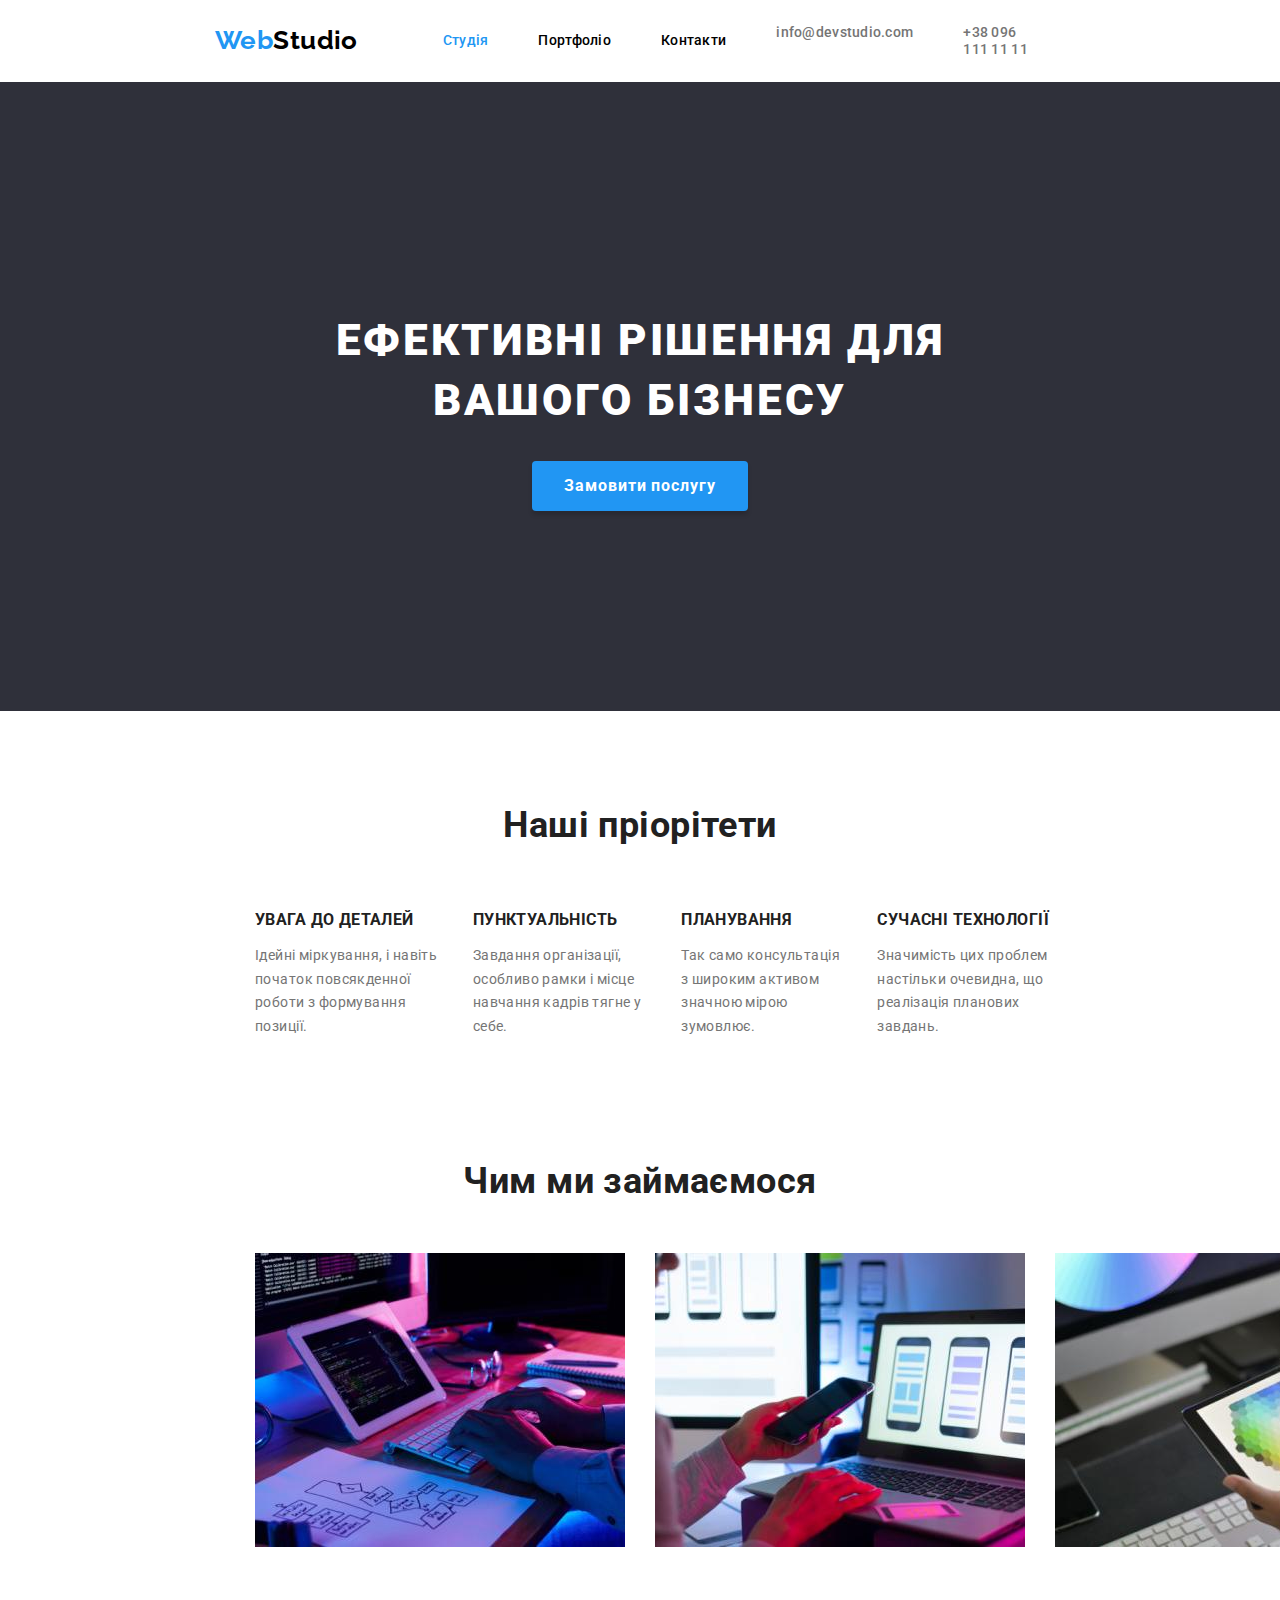
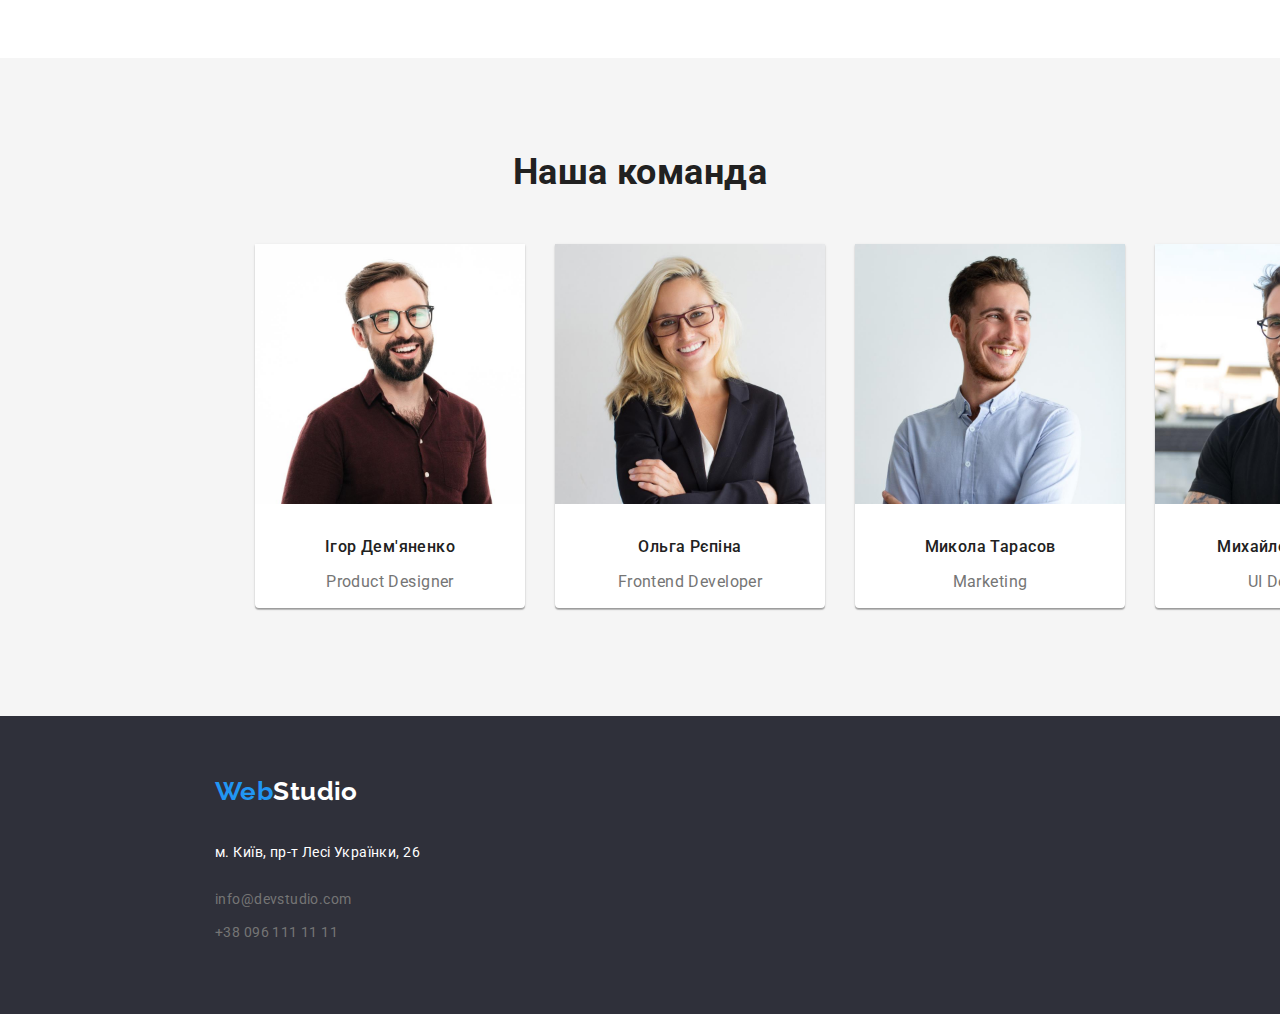
<file: index.html>
<!DOCTYPE html>
<html lang="uk">
    <head>
        <meta charset="UTF-8" />
        <meta http-equiv="X-UA-Compatible" content="IE=edge" />
        <meta name="viewport" content="width=device-width, initial-scale=1.0" />
        <link rel="stylesheet" type="text/css" href="./css/style.css" />
        <title>Студія</title>
    </head>
    <body>
        <header class="header">
            <div class="header-container">
                <nav class="navbar">
                    <a class="logo" href="#">
                        <span class="logo__text logo__text_blue">Web</span>
                        <span class="logo__text">Studio</span>
                    </a>
                    <ul class="navbar__list">
                        <li class="navbar__item navbar__item_active">
                            <a href="./index.html" class="navbar__link"> Студія </a>
                        </li>
                        <li class="navbar__item">
                            <a href="./portfolio.html" class="navbar__link"> Портфоліо </a>
                        </li>
                        <li class="navbar__item">
                            <a href="#" class="navbar__link"> Контакти </a>
                        </li>
                    </ul>
                </nav>
                <ul class="contacts">
                    <li class="contacts__item">
                        <a
                            href="mailto:info@devstudio.com"
                            class="contacts__link"
                            >info@devstudio.com</a
                        >
                    </li>
                    <li class="contacts__item">
                        <a href="tel:+38 096 111 11 11" class="contacts__link"
                            >+38 096 111 11 11</a
                        >
                    </li>
                </ul>
            </div>
        </header>
        <main>
            <section class="order">
                <h1 class="order__header">
                    ЕФЕКТИВНІ РІШЕННЯ ДЛЯ <br />
                    ВАШОГО БІЗНЕСУ
                </h1>
                <button class="order__button" type="button">
                    Замовити послугу
                </button>
            </section>
            <section class="priorities section">
                <h2 class="second-header">Наші пріорітети</h2>
                <!--Нема в макеті-->
                <ul class="priorities-articles">
                    <li class="priorities-articles__item">
                        <h3 class="priorities-articles__item-header">
                            УВАГА ДО ДЕТАЛЕЙ
                        </h3>
                        <p class="priorities-articles__item-text">
                            Ідейні міркування, і навіть початок повсякденної
                            роботи з формування позиції.
                        </p>
                    </li>
                    <li class="priorities-articles__item">
                        <h3 class="priorities-articles__item-header">
                            ПУНКТУАЛЬНІСТЬ
                        </h3>
                        <p class="priorities-articles__item-text">
                            Завдання організації, особливо рамки і місце
                            навчання кадрів тягне у себе.
                        </p>
                    </li>
                    <li class="priorities-articles__item">
                        <h3 class="priorities-articles__item-header">
                            ПЛАНУВАННЯ
                        </h3>
                        <p class="priorities-articles__item-text">
                            Так само консультація з широким активом значною
                            мірою зумовлює.
                        </p>
                    </li>
                    <li class="priorities-articles__item">
                        <h3 class="priorities-articles__item-header">
                            СУЧАСНІ ТЕХНОЛОГІЇ
                        </h3>
                        <p class="priorities-articles__item-text">
                            Значимість цих проблем настільки очевидна, що
                            реалізація планових завдань.
                        </p>
                    </li>
                </ul>
            </section>
            <section class="section">
                <h2 class="second-header">Чим ми займаємося</h2>
                <ul class="images-list">
                    <li class="images-list__item">
                        <img
                            width="370px"
                            height="294px"
                            src="./images/img_1.jpg"
                            alt="writting code"
                        />
                    </li>
                    <li class="images-list__item">
                        <img
                            width="370px"
                            height="294px"
                            src="./images/img_2.jpg"
                            alt="check adaptability"
                        />
                    </li>
                    <li class="images-list__item">
                        <img
                            width="370px"
                            height="294px"
                            src="./images/img_3.jpg"
                            alt="create design"
                        />
                    </li>
                </ul>
            </section>
            <section class="section team-section">
                <h2 class="second-header">Наша команда</h2>
                <ul class="team">
                    <li class="team-card">
                        <img
                            width="270px"
                            height="260px"
                            class="team-card__photo"
                            src="./images/img_4.jpg"
                            alt="Product Designer"
                        />
                        <h3 class="team-card__name">Ігор Дем'яненко</h3>
                        <p class="team-card__profession">Product Designer</p>
                    </li>
                    <li class="team-card">
                        <img
                            width="270px"
                            height="260px"
                            class="team-card__photo"
                            src="./images/img_5.jpg"
                            alt="Frontend Developer"
                        />
                        <h3 class="team-card__name">Ольга Рєпіна</h3>
                        <p class="team-card__profession">Frontend Developer</p>
                    </li>
                    <li class="team-card">
                        <img
                            width="270px"
                            height="260px"
                            class="team-card__photo"
                            src="./images/img_6.jpg"
                            alt="Marketing"
                        />
                        <h3 class="team-card__name">Микола Тарасов</h3>
                        <p class="team-card__profession">Marketing</p>
                    </li>
                    <li class="team-card">
                        <img
                            width="270px"
                            height="260px"
                            class="team-card__photo"
                            src="./images/img_7.jpg"
                            alt="UI Designer"
                        />
                        <h3 class="team-card__name">Михайло Єрмаков</h3>
                        <p class="team-card__profession">UI Designer</p>
                    </li>
                </ul>
            </section>
        </main>
        <footer class="footer">
            <a class="logo" href="#">
                <span class="logo__text logo__text_blue">Web</span>
                <span class="logo__text logo__text_white">Studio</span>
            </a>
            <address>
                <p class="location">м. Київ, пр-т Лесі Українки, 26</p>
                <ul class="footer__contacts">
                    <li class="footer__contacts-item">
                        <a
                            href="mailto:info@devstudio.com"
                            class="footer__contacts-link"
                            >info@devstudio.com</a
                        >
                    </li>
                    <li class="footer__contacts-item">
                        <a
                            href="tel:+38 096 111 11 11"
                            class="footer__contacts-link"
                            >+38 096 111 11 11</a
                        >
                    </li>
                </ul>
            </address>
        </footer>
    </body>
</html>
</file>
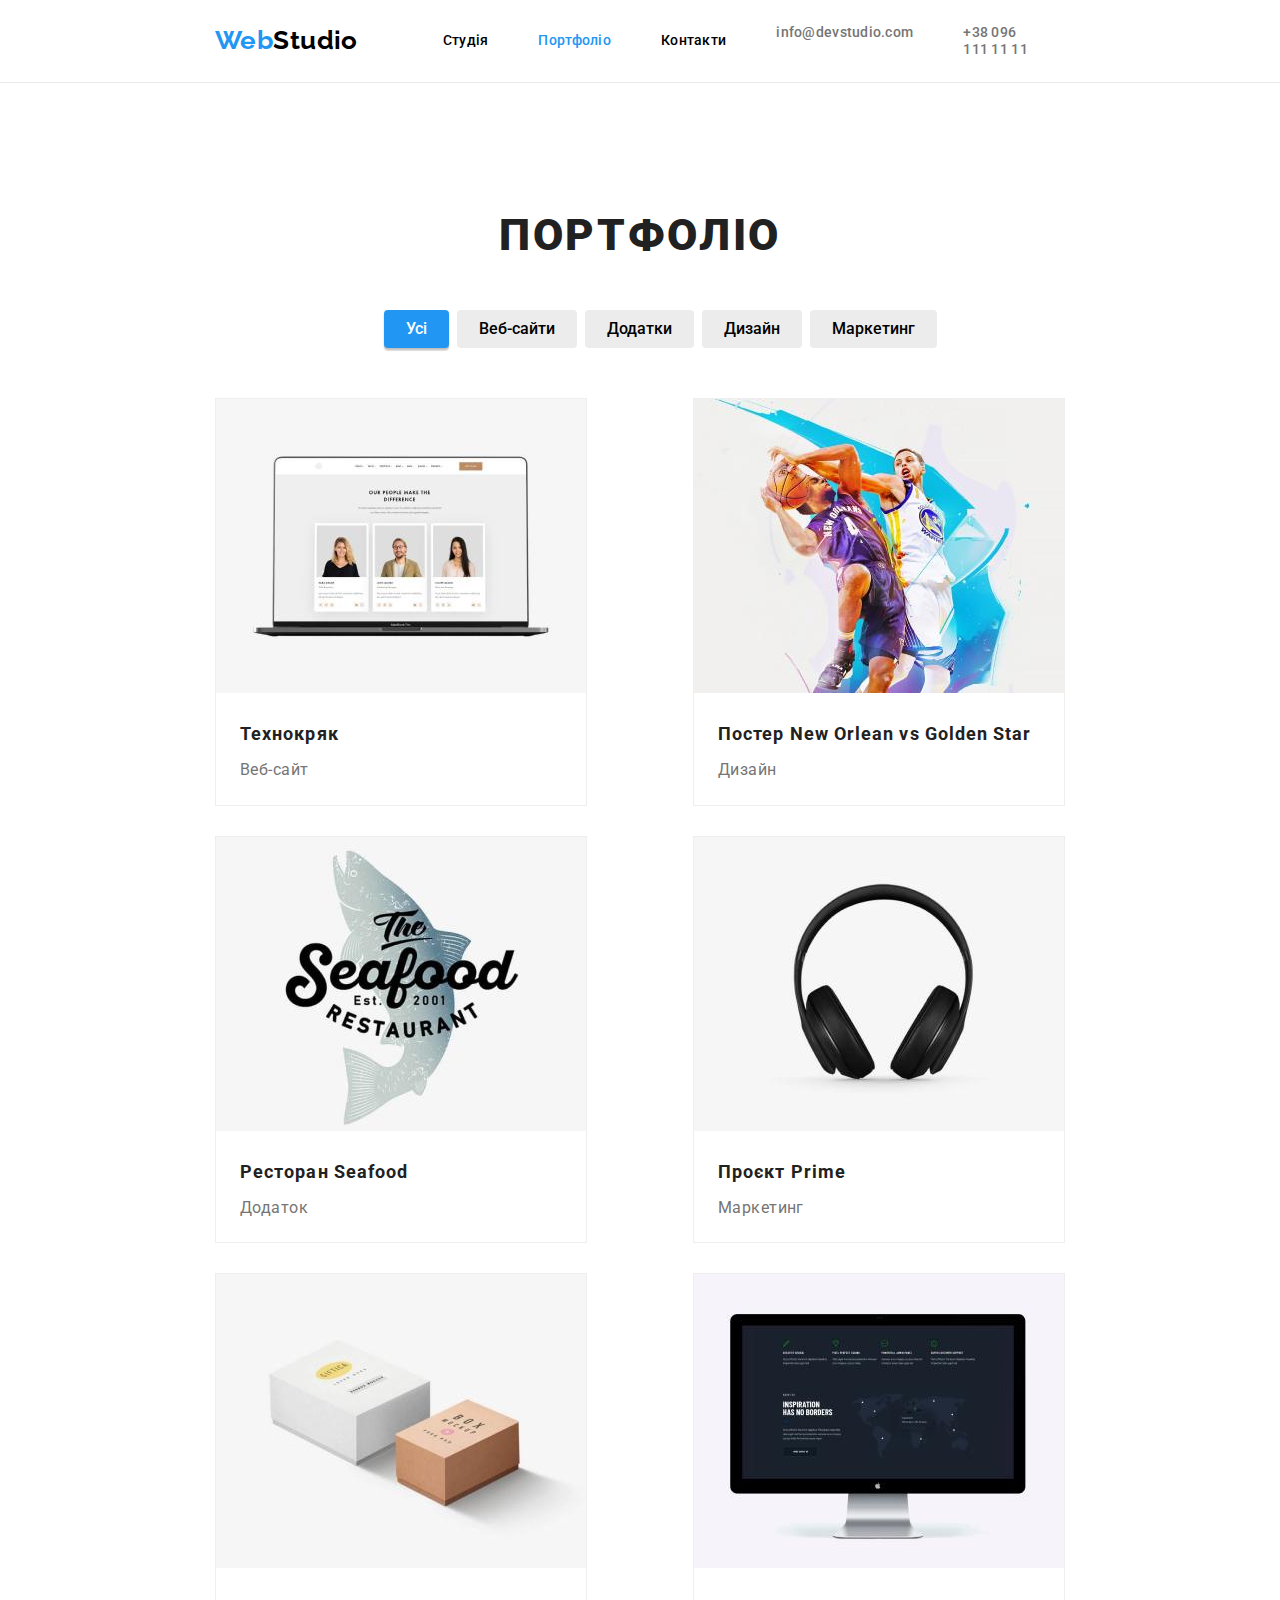
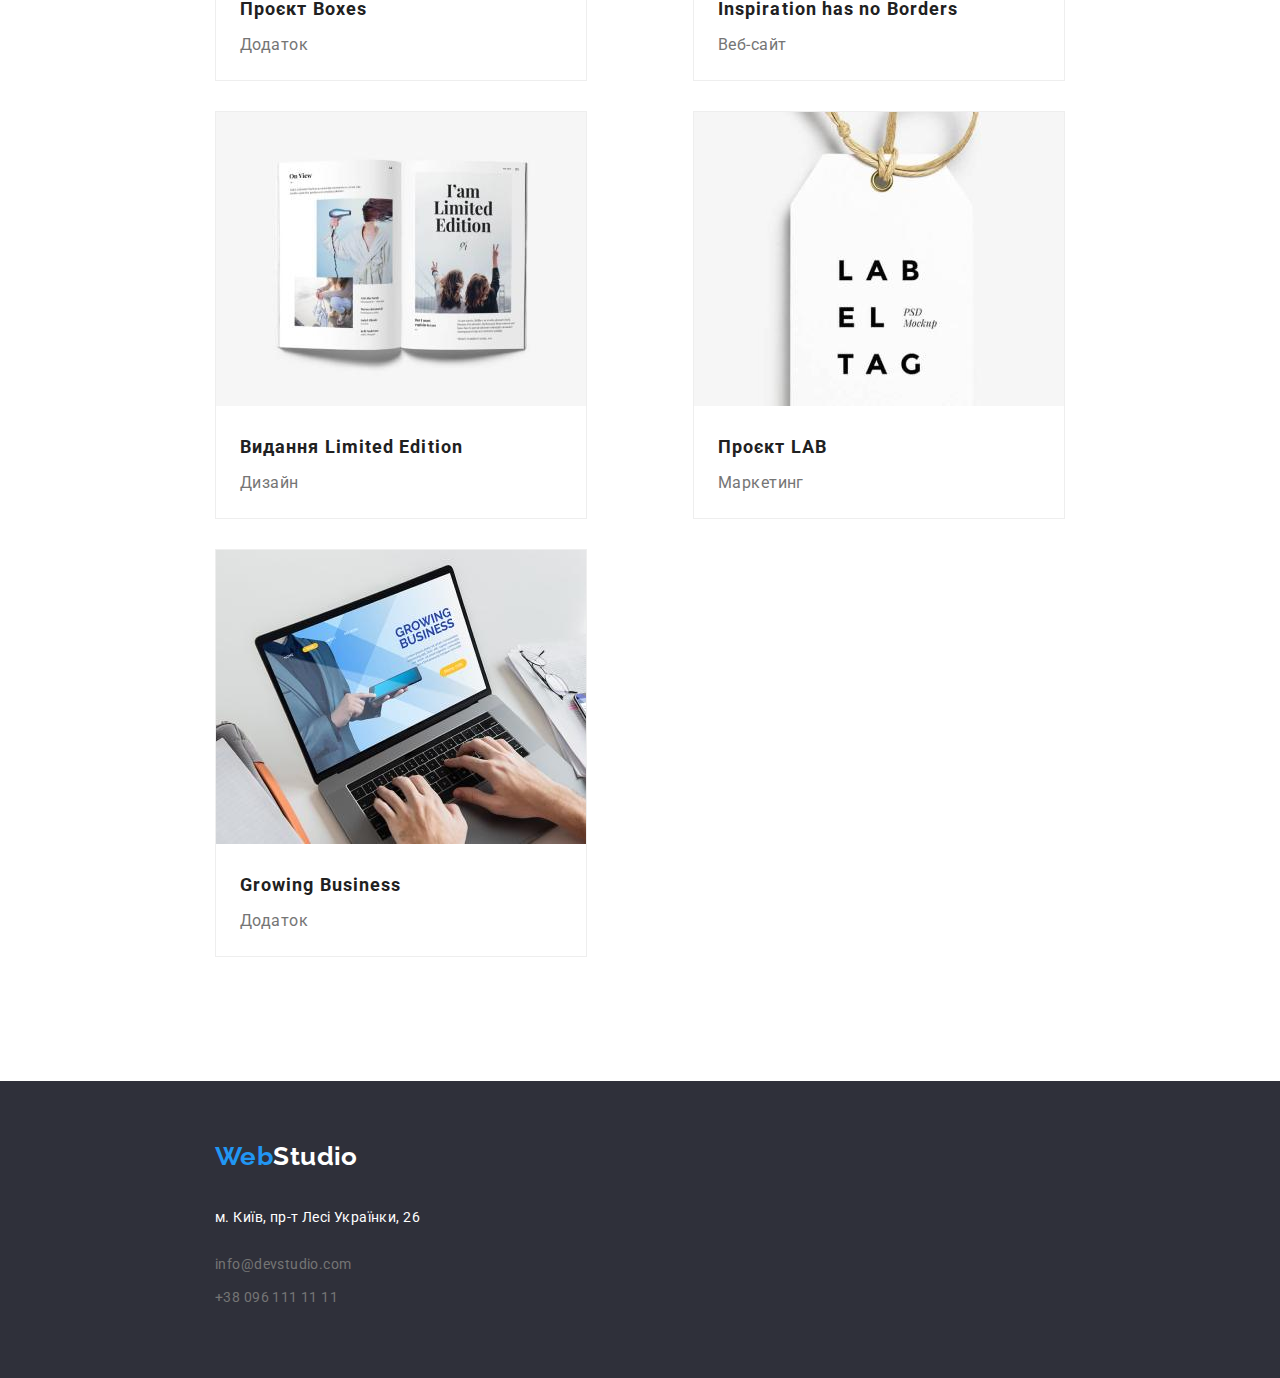
<file: portfolio.html>
<!DOCTYPE html>
<html lang="uk">
    <head>
        <meta charset="UTF-8" />
        <meta http-equiv="X-UA-Compatible" content="IE=edge" />
        <meta name="viewport" content="width=device-width, initial-scale=1.0" />
        <link rel="stylesheet" type="text/css" href="./css/style.css" />
        
        <title>Портфоліо</title>
    </head>
    <body>
        <header class="header">
            <div class="header-container">
                <nav class="navbar">
                    <a class="logo" href="#">
                        <span class="logo__text logo__text_blue">Web</span>
                        <span class="logo__text">Studio</span>
                    </a>
                    <ul class="navbar__list">
                        <li class="navbar__item">
                            <a href="./index.html" class="navbar__link">
                                Студія
                            </a>
                        </li>
                        <li class="navbar__item navbar__item_active">
                            <a href="./portfolio.html" class="navbar__link">
                                Портфоліо
                            </a>
                        </li>
                        <li class="navbar__item">
                            <a href="#" class="navbar__link"> Контакти </a>
                        </li>
                    </ul>
                </nav>
                <ul class="contacts">
                    <li class="contacts__item">
                        <a
                            href="mailto:info@devstudio.com"
                            class="contacts__link"
                            >info@devstudio.com</a
                        >
                    </li>
                    <li class="contacts__item">
                        <a href="tel:+38 096 111 11 11" class="contacts__link"
                            >+38 096 111 11 11</a
                        >
                    </li>
                </ul>
            </div>
        </header>
        <main>
            <section class="section portfolio">
                <h1 class="portfolio__section-header">Портфоліо</h1>  <!-- Нема в макеті  -->
                <ul class="filters">
                    <li class="filters__item">
                        <button class="filters__button filters__button_active">
                            Усі
                        </button>
                    </li>
                    <li class="filters__item">
                        <button class="filters__button">Веб-сайти</button>
                    </li>
                    <li class="filters__item">
                        <button class="filters__button">Додатки</button>
                    </li>
                    <li class="filters__item">
                        <button class="filters__button">Дизайн</button>
                    </li>
                    <li class="filters__item">
                        <button class="filters__button">Маркетинг</button>
                    </li>
                </ul>
                <ul class="portfolio__list">
                    <li class="portfolio__item">
                        <a class="portfolio__link" href="#">
                            <img
                                width="370"
                                height="294"
                                src="./images/img_8.jpg"
                                alt="Технокряк"
                            />
                            <div class="portfolio__item-info">
                                <h2 class="portfolio__item-header">Технокряк</h2>
                                <p class="portfolio__item-text">Веб-сайт</p>
                            </div>
                           
                        </a>
                    </li>
                    <li class="portfolio__item">
                        <a class="portfolio__link" href="#">
                            <img
                                width="370"
                                height="294"
                                src="./images/img_9.jpg"
                                alt="Постер New Orlean vs Golden Star"
                            />
                            <div class="portfolio__item-info">
                                <h2 class="portfolio__item-header">
                                    Постер New Orlean vs Golden Star
                                </h2>
                                <p class="portfolio__item-text">Дизайн</p>
                            </div>
                            
                        </a>
                    </li>
                    <li class="portfolio__item">
                        <a class="portfolio__link" href="#">
                            <img
                                width="370"
                                height="294"
                                src="./images/img_10.jpg"
                                alt="Ресторан Seafood"
                            />
                            <div class="portfolio__item-info">
                                <h2 class="portfolio__item-header">
                                    Ресторан Seafood
                                </h2>
                                <p class="portfolio__item-text">Додаток</p>
                            </div>
                           
                        </a>
                    </li>
                    <li class="portfolio__item">
                        <a class="portfolio__link" href="#">
                            <img
                                width="370"
                                height="294"
                                src="./images/img_11.jpg"
                                alt="Проєкт Prime"
                            />
                            <div class="portfolio__item-info">
                                <h2 class="portfolio__item-header">Проєкт Prime</h2>
                            <p class="portfolio__item-text">Маркетинг</p>
                            </div>
                            
                        </a>
                    </li>
                    <li class="portfolio__item">
                        <a class="portfolio__link" href="#">
                            <img
                                width="370"
                                height="294"
                                src="./images/img_12.jpg"
                                alt="Проєкт Boxes"
                            />
                            <div class="portfolio__item-info">
                                <h2 class="portfolio__item-header">Проєкт Boxes</h2>
                            <p class="portfolio__item-text">Додаток</p>
                            </div>
                            
                        </a>
                    </li>
                    <li class="portfolio__item">
                        <a class="portfolio__link" href="#">
                            <img
                                width="370"
                                height="294"
                                src="./images/img_13.jpg"
                                alt="Inspiration has no Borders"
                            />
                            <div class="portfolio__item-info">
                                <h2 class="portfolio__item-header">
                                    Inspiration has no Borders
                                </h2>
                                <p class="portfolio__item-text">Веб-сайт</p>
                            </div>
                            
                        </a>
                    </li>
                    <li class="portfolio__item">
                        <a class="portfolio__link" href="#">
                            <img
                                width="370"
                                height="294"
                                src="./images/img_14.jpg"
                                alt="Видання Limited Edition"
                            />
                            <div class="portfolio__item-info">
                                <h2 class="portfolio__item-header">
                                    Видання Limited Edition
                                </h2>
                                <p class="portfolio__item-text">Дизайн</p>
                            </div>
                            
                        </a>
                    </li>
                    <li class="portfolio__item">
                        <a class="portfolio__link" href="#">
                            <img
                                width="370"
                                height="294"
                                src="./images/img_15.jpg"
                                alt="Проєкт LAB"
                            />
                            <div class="portfolio__item-info">
                                <h2 class="portfolio__item-header">Проєкт LAB</h2>
                            <p class="portfolio__item-text">Маркетинг</p>
                            </div>
                            
                        </a>
                    </li>
                    <li class="portfolio__item">
                        <a class="portfolio__link" href="#">
                            <img
                                width="370"
                                height="294"
                                src="./images/img_16.jpg"
                                alt="Growing Business"
                            />
                            <div class="portfolio__item-info">
                                <h2 class="portfolio__item-header">
                                    Growing Business
                                </h2>
                                <p class="portfolio__item-text">Додаток</p>
                            </div>
                           
                        </a>
                    </li>
                </ul>
            </section>
        </main>
        <footer class="footer">
            <a class="logo" href="#">
                <span class="logo__text logo__text_blue">Web</span>
                <span class="logo__text logo__text_white">Studio</span>
            </a>
            <address>
                <p class="location">м. Київ, пр-т Лесі Українки, 26</p>
                <ul class="footer__contacts">
                    <li class="footer__contacts-item">
                        <a
                            href="mailto:info@devstudio.com"
                            class="footer__contacts-link"
                            >info@devstudio.com</a
                        >
                    </li>
                    <li class="footer__contacts-item">
                        <a
                            href="tel:+38 096 111 11 11"
                            class="footer__contacts-link"
                            >+38 096 111 11 11</a
                        >
                    </li>
                </ul>
            </address>
        </footer>
    </body>
</html>
</file>
<file: css/style.css>
@import url("https://fonts.googleapis.com/css2?family=Raleway:wght@700&display=swap");
@import url("https://fonts.googleapis.com/css2?family=Roboto:wght@400;500;700;900&display=swap");
:root {
  --blue: #2196F3;
  --border-color: #EEEEEE;
  --lighest-gray: #ECECEC;
  --light-gray: #F5F5F5;
  --gray: #757575;
  --dark-gray: #2F303A;
  --darkest-gray: #212121;
  --white: white;
}

html,
body {
  height: 100%;
  width: 100%;
}

body {
  box-sizing: border-box;
  margin: 0;
  padding: 0;
  font-family: "Roboto", sans-serif;
  background-color: var(--white);
  font-size: 14px;
  letter-spacing: 0.03em;
  color: var(--darkest-gray);
}

.logo {
  font-family: "Raleway", sans-serif;
  text-decoration: none;
  font-weight: 700;
  font-size: 26px;
  line-height: 1.2;
  display: flex;
  cursor: pointer;
}
.logo__text {
  color: black;
}
.logo__text_blue {
  color: var(--blue);
}
.logo__text_white {
  color: var(--white);
}

.header {
  width: 100%;
}
.header-container {
  display: flex;
  padding: 24px 215px;
  justify-content: space-between;
  align-items: center;
}

.navbar {
  display: flex;
}
.navbar__list {
  list-style: none;
  display: flex;
  justify-content: space-between;
  align-items: center;
  margin: 0 0 0 60px;
  padding: 0;
}
.navbar__item {
  padding: 0 25px;
}
.navbar__item:hover .navbar__link {
  color: var(--blue);
}
.navbar__item:focus .navbar__link {
  color: var(--blue);
}
.navbar__item_active .navbar__link {
  color: var(--blue);
}
.navbar__link {
  text-decoration: none;
  color: black;
  cursor: pointer;
  font-weight: 500;
  line-height: 1.14;
  letter-spacing: 0.02em;
}

.contacts {
  padding: 0;
  margin: 0;
  list-style: none;
  display: flex;
}
.contacts__item {
  padding: 0 25px;
}
.contacts__item:hover .contacts__link {
  color: var(--blue);
}
.contacts__item:focus .contacts__link {
  color: var(--blue);
}
.contacts__link {
  text-decoration: none;
  font-weight: 500;
  line-height: 1.14;
  letter-spacing: 0.02em;
  color: var(--gray);
}

.order {
  background-color: var(--dark-gray);
  padding: 200px 0;
  display: flex;
  flex-direction: column;
  align-items: center;
}
.order__header {
  color: var(--white);
  font-weight: 900;
  font-size: 44px;
  line-height: 1.36;
  letter-spacing: 0.06em;
  text-transform: uppercase;
  text-align: center;
  margin-bottom: 30px;
}
.order__button {
  font-family: "Roboto", sans-serif;
  cursor: pointer;
  padding: 10px 32px;
  background-color: var(--blue);
  border-radius: 4px;
  box-shadow: 0px 4px 4px rgba(0, 0, 0, 0.15);
  border: 0;
  font-weight: 700;
  font-size: 16px;
  line-height: 1.9;
  text-align: center;
  letter-spacing: 0.06em;
  color: var(--white);
}

.section {
  padding: 94px 215px;
}

.priorities {
  display: flex;
  flex-direction: column;
  align-items: center;
  padding: 94px 215px 0 215px;
}

.priorities-articles {
  list-style: none;
  display: flex;
  justify-content: space-between;
}
.priorities-articles__item {
  margin-left: 30px;
}
.priorities-articles__item:first-of-type {
  margin-left: 0;
}
.priorities-articles__item-header {
  font-weight: 700;
  line-height: 1.14;
  text-transform: uppercase;
  margin: 0 0 10px 0;
}
.priorities-articles__item-text {
  font-weight: 400;
  line-height: 1.7;
  letter-spacing: 0.03em;
  color: var(--gray);
}

.second-header {
  font-weight: 700;
  font-size: 36px;
  line-height: 1.16;
  text-align: center;
  margin: 0 0 50px 0;
}

.images-list {
  list-style: none;
  display: flex;
  justify-content: space-between;
}
.images-list__item {
  margin-left: 30px;
}
.images-list__item:first-of-type {
  margin-left: 0;
}

.team-section {
  background-color: var(--light-gray);
}

.team {
  list-style: none;
  display: flex;
  justify-content: space-between;
}
.team-card {
  margin-left: 30px;
  background-color: var(--white);
  box-shadow: 0px 1px 3px rgba(0, 0, 0, 0.12), 0px 1px 1px rgba(0, 0, 0, 0.14), 0px 2px 1px rgba(0, 0, 0, 0.2);
  border-radius: 0px 0px 4px 4px;
  text-align: center;
  font-size: 16px;
  line-height: 1.18;
}
.team-card:first-of-type {
  margin-left: 0;
}
.team-card__name {
  font-size: 16px;
  line-height: 1.18;
  font-weight: 500;
  margin: 30px 0 10px 0;
}
.team-card__profession {
  color: var(--gray);
  font-size: 16px;
  line-height: 1.18;
}

.footer {
  background-color: var(--dark-gray);
  padding: 60px 215px;
  text-align: left;
}
.footer__contacts {
  list-style: none;
  margin: 0;
  padding: 0;
}
.footer__contacts-item {
  margin-bottom: 9px;
}
.footer__contacts-link {
  line-height: 1.7;
  color: var(--gray);
  text-decoration: none;
  font-style: normal;
}

.location {
  line-height: 1.7;
  color: var(--white);
  font-style: normal;
  padding: 20px 0 9px 0;
}

.portfolio {
  display: flex;
  flex-direction: column;
  align-items: center;
  border-top: 1px solid var(--lighest-gray);
}
.portfolio__section-header {
  font-weight: 900;
  font-size: 44px;
  line-height: 1.36;
  letter-spacing: 0.06em;
  text-transform: uppercase;
  text-align: center;
  margin-bottom: 30px;
}
.portfolio__list {
  list-style: none;
  display: flex;
  flex-wrap: wrap;
  padding: 0;
  margin: 0;
  justify-content: space-between;
}
.portfolio__item {
  width: 370px;
  margin-bottom: 30px;
  border: 1px solid var(--border-color);
}
.portfolio__item-info {
  padding: 20px 24px;
}
.portfolio__item-header {
  margin: 0 0 4px 0;
  font-weight: 700;
  font-size: 18px;
  line-height: 2;
  letter-spacing: 0.06em;
  color: var(--darkest-gray);
}
.portfolio__item-text {
  font-size: 16px;
  line-height: 1.8;
  color: var(--gray);
  margin: 0;
}
.portfolio__link {
  text-decoration: none;
}

.filters {
  list-style: none;
  display: flex;
  margin-bottom: 50px;
}
.filters__item {
  margin-left: 8px;
}
.filters__item:first-of-type {
  margin-left: 0;
}
.filters__button {
  font-family: "Roboto", sans-serif;
  border-radius: 4px;
  background-color: var(--lighest-gray);
  padding: 6px 22px;
  font-weight: 500;
  font-size: 16px;
  line-height: 1.6;
  text-align: center;
  border: 0;
  cursor: pointer;
}
.filters__button:hover {
  background-color: var(--blue);
  box-shadow: 0px 3px 1px rgba(0, 0, 0, 0.1), 0px 1px 2px rgba(0, 0, 0, 0.08), 0px 2px 2px rgba(0, 0, 0, 0.12);
  color: var(--white);
}
.filters__button:focus {
  background-color: var(--blue);
  box-shadow: 0px 3px 1px rgba(0, 0, 0, 0.1), 0px 1px 2px rgba(0, 0, 0, 0.08), 0px 2px 2px rgba(0, 0, 0, 0.12);
  color: var(--white);
}
.filters__button_active {
  background-color: var(--blue);
  box-shadow: 0px 3px 1px rgba(0, 0, 0, 0.1), 0px 1px 2px rgba(0, 0, 0, 0.08), 0px 2px 2px rgba(0, 0, 0, 0.12);
  color: var(--white);
}/*# sourceMappingURL=style.css.map */
</file>
